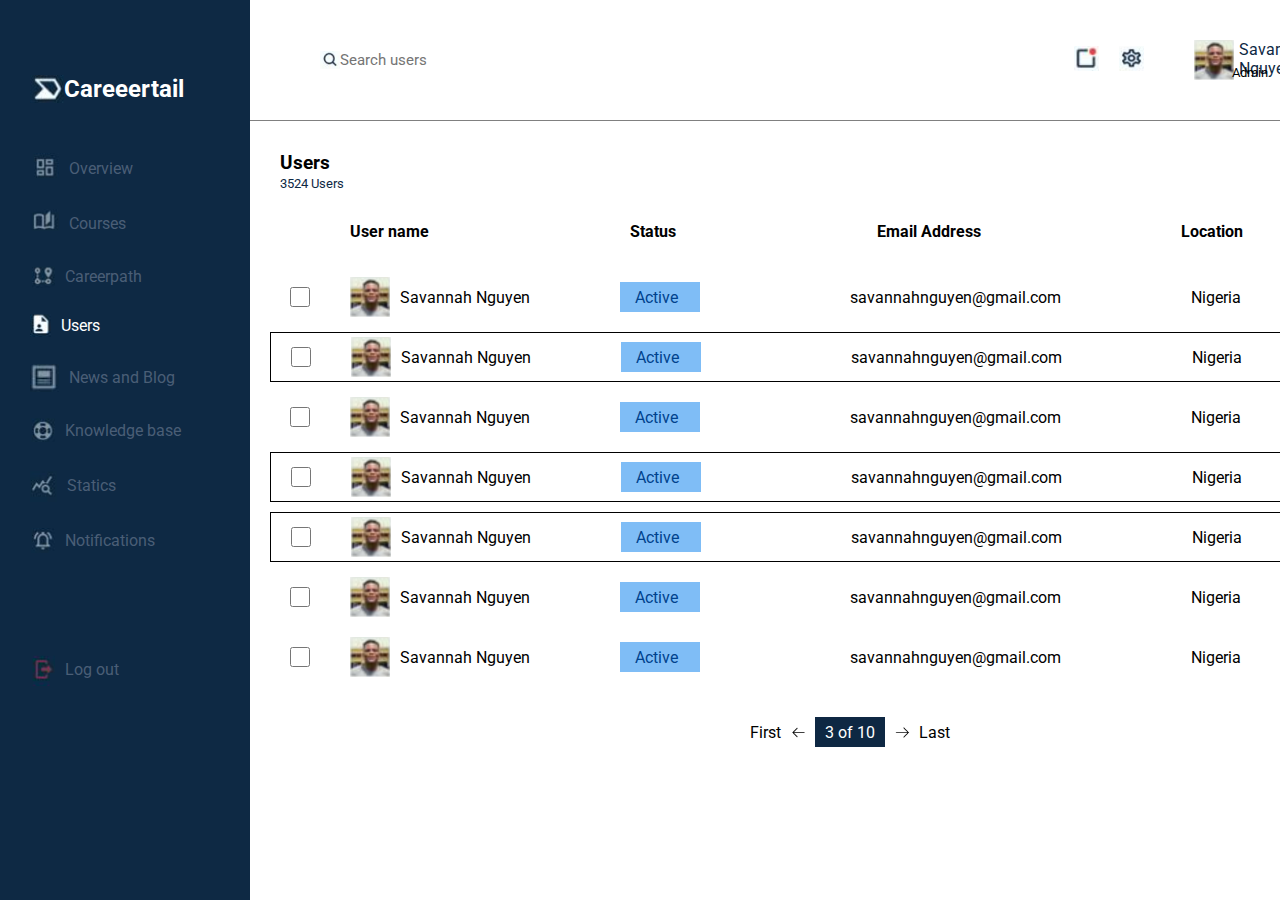
<file: Home work Verstka/Verstka 1/index.html>
<!DOCTYPE html>
<html lang="en">

<head>
    <meta charset="UTF-8">
    <meta http-equiv="X-UA-Compatible" content="IE=edge">
    <meta name="viewport" content="width=device-width, initial-scale=1.0">
    <title>Document</title>
    <link rel="stylesheet" href="./style.css">
</head>

<body>
    <!------------------------------       LEFT CHAPTER        !------------------------------>

    <div class="left_container">
        <div class="left_content">
            <h2><img src="./icons/Безымянный.jpg">Careeertail</h2>
            <div class="content">
                <a href="#"><img src="./icons/squre.png">Overview</a>
                <a href="#"><img src="./icons/book.png">Courses</a>
                <a href="#"><img src="./icons/map.png">Careerpath</a>
                <a href="#" style="color: white;"><img src="./icons/user.png">Users</a>
                <a href="#"><img src="./icons/news.png">News and Blog</a>
                <a href="#"><img src="./icons/base.png">Knowledge base</a>
                <a href="#"><img src="./icons/stats.png">Statics</a>
                <a href="#"><img src="./icons/not.png">Notifications</a>
            </div>
            <a class="log_out" href="#" style="color: #4A5E76;"><img src="./icons/log out.png">Log out</a>
        </div>
    </div>
    <!------------------------------       LEFT CHAPTER END       !------------------------------>

    <!------------------------------       HEADER CHAPTER        !------------------------------>

    <header>
        <input class="inp" placeholder="Search users" type="text">
        <a href="#"><img class="img" src="./icons/Massage.png" alt=""></a>
        <a href="#"><img class="img" src="./icons/settings.png" alt=""></a>
        <div class="user">
            <img class="people" src="./icons/people.png" alt=""><span class="name">Savannah Nguyen</span> <span class="status">Admin</span>

        </div>
    </header>
    
    <div class="line"></div>
    <!------------------------------       HEADER CHAPTER END       !------------------------------>

    <!------------------------------            MAIN        !------------------------------>

    <main>
        <div class="po">
            <h3>Users</h3>
            <span class="col_vo">3524 Users</span>
        </div>
        <div class="about">
            <h4>User name</h4>
            <h4>Status</h4>
            <h4>Email Address</h4>
            <h4>Location</h4>
            <h4>Action</h4>
        </div>
        <div class="users">
                <div class="user_people">
                    <input class="check" type="checkbox">
                    <div class="user_one">
                        <img class="people" src="./icons/people.png" alt="">
                        <span>Savannah Nguyen</span>
                    </div>
                    <div class="stat">
                        <span>Active</span>
                    </div>
                    <div class="email">
                        <span>savannahnguyen@gmail.com</span>
                    </div>
                    <div class="loc">
                        <span>Nigeria</span>
                    </div>
                    <div class="oth">
                        <img src="./icons/other.png" class="other" alt="">
                    </div>
                </div>
                <div class="user_people polo">
                    <input class="check" type="checkbox">
                    <div class="user_one">
                        <img class="people" src="./icons/people.png" alt="">
                        <span>Savannah Nguyen</span>
                    </div>
                    <div class="stat">
                        <span>Active</span>
                    </div>
                    <div class="email">
                        <span>savannahnguyen@gmail.com</span>
                    </div>
                    <div class="loc">
                        <span>Nigeria</span>
                    </div>
                    <div class="oth">
                        <img src="./icons/other.png" class="other" alt="">
                    </div>
                </div>
                <div class="user_people">
                    <input class="check" type="checkbox">
                    <div class="user_one">
                        <img class="people" src="./icons/people.png" alt="">
                        <span>Savannah Nguyen</span>
                    </div>
                    <div class="stat">
                        <span>Active</span>
                    </div>
                    <div class="email">
                        <span>savannahnguyen@gmail.com</span>
                    </div>
                    <div class="loc">
                        <span>Nigeria</span>
                    </div>
                    <div class="oth">
                        <img src="./icons/other.png" class="other" alt="">
                    </div>
                </div>
                <div class="user_people polo">
                    <input class="check" type="checkbox">
                    <div class="user_one">
                        <img class="people" src="./icons/people.png" alt="">
                        <span>Savannah Nguyen</span>
                    </div>
                    <div class="stat">
                        <span>Active</span>
                    </div>
                    <div class="email">
                        <span>savannahnguyen@gmail.com</span>
                    </div>
                    <div class="loc">
                        <span>Nigeria</span>
                    </div>
                    <div class="oth">
                        <img src="./icons/other.png" class="other" alt="">
                    </div>
                </div>
                <div class="user_people polo">
                    <input class="check" type="checkbox">
                    <div class="user_one">
                        <img class="people" src="./icons/people.png" alt="">
                        <span>Savannah Nguyen</span>
                    </div>
                    <div class="stat">
                        <span>Active</span>
                    </div>
                    <div class="email">
                        <span>savannahnguyen@gmail.com</span>
                    </div>
                    <div class="loc">
                        <span>Nigeria</span>
                    </div>
                    <div class="oth">
                        <img src="./icons/other.png" class="other" alt="">
                    </div>
                </div>
                <div class="user_people">
                    <input class="check" type="checkbox">
                    <div class="user_one">
                        <img class="people" src="./icons/people.png" alt="">
                        <span>Savannah Nguyen</span>
                    </div>
                    <div class="stat">
                        <span>Active</span>
                    </div>
                    <div class="email">
                        <span>savannahnguyen@gmail.com</span>
                    </div>
                    <div class="loc">
                        <span>Nigeria</span>
                    </div>
                    <div class="oth">
                        <img src="./icons/other.png" class="other" alt="">
                    </div>
                </div>
                <div class="user_people">
                    <input class="check" type="checkbox">
                    <div class="user_one">
                        <img class="people" src="./icons/people.png" alt="">
                        <span>Savannah Nguyen</span>
                    </div>
                    <div class="stat">
                        <span>Active</span>
                    </div>
                    <div class="email">
                        <span>savannahnguyen@gmail.com</span>
                    </div>
                    <div class="loc">
                        <span>Nigeria</span>
                    </div>
                    <div class="oth">
                        <img src="./icons/other.png" class="other" alt="">
                    </div>
                </div>
                <div class="next">
                    <span>First</span>
                    <img class="icon" src="./icons/lef.png" alt="">
                        <div class="number">
                            3 of 10
                        </div>
                    <img class="icon" src="./icons/right.png" alt="">
                    <span>Last</span>
                </div>
        </div>
    </main>
</body>

</html>
</file>
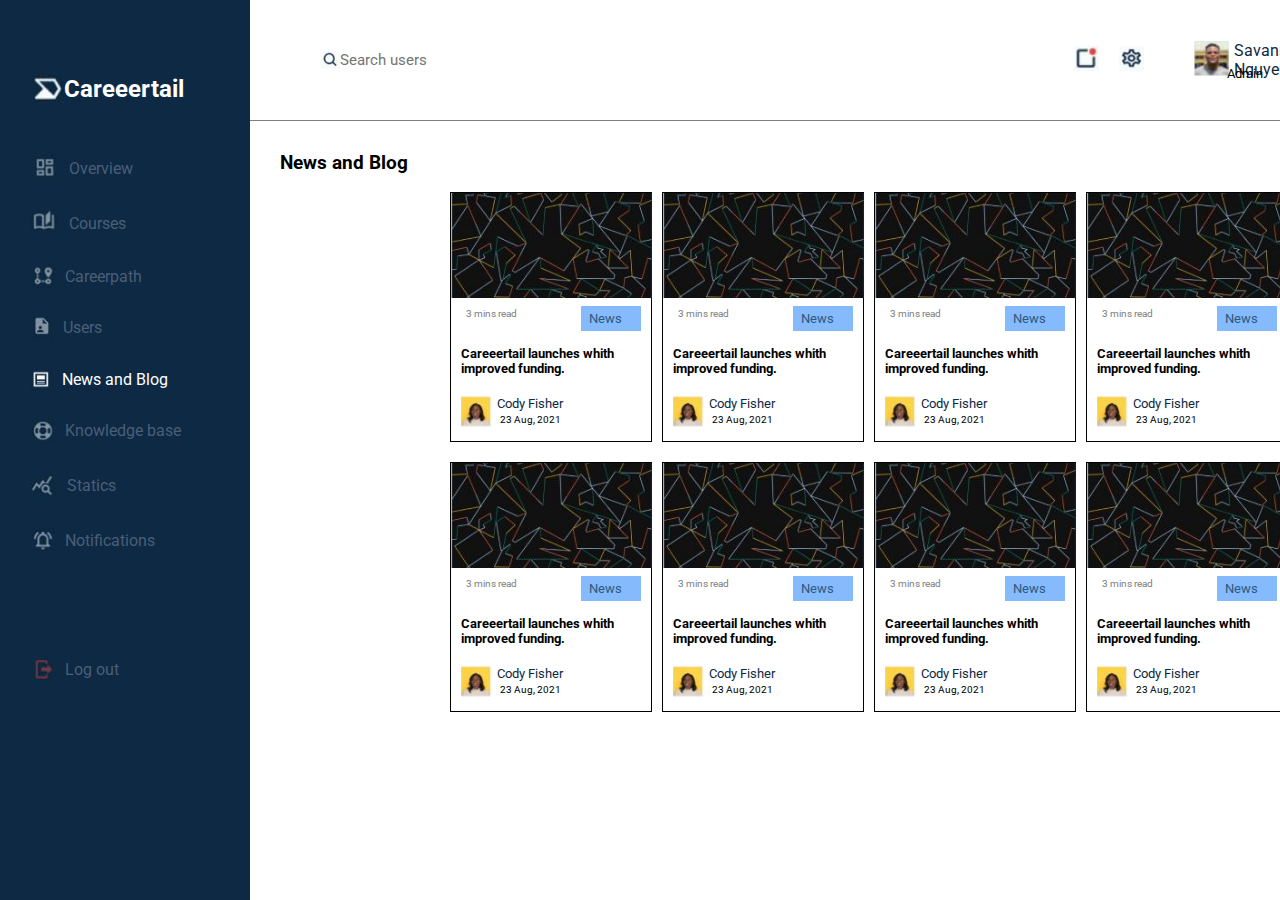
<file: Home work Verstka/Verstka 2/index.html>
<!DOCTYPE html>
<html lang="en">

<head>
    <meta charset="UTF-8">
    <meta http-equiv="X-UA-Compatible" content="IE=edge">
    <meta name="viewport" content="width=device-width, initial-scale=1.0">
    <title>Document</title>
    <link rel="stylesheet" href="./style.css">
</head>

<body>
    <!------------------------------       LEFT CHAPTER        !------------------------------>

    <div class="left_container">
        <div class="left_content">
            <h2><img src="./icons/Безымянный.jpg">Careeertail</h2>
            <div class="content">
                <a href="#"><img src="./icons/squre.png">Overview</a>
                <a href="#"><img src="./icons/book.png">Courses</a>
                <a href="#"><img src="./icons/map.png">Careerpath</a>
                <a href="#"><img src="./icons/user.png">Users</a>
                <a href="#"  style="color: white;"><img src="./icons/news.png">News and Blog</a>
                <a href="#"><img src="./icons/base.png">Knowledge base</a>
                <a href="#"><img src="./icons/stats.png">Statics</a>
                <a href="#"><img src="./icons/not.png">Notifications</a>
            </div>
            <a class="log_out" href="#" style="color: #4A5E76;"><img src="./icons/log out.png">Log out</a>
        </div>
    </div>
    <!------------------------------       LEFT CHAPTER END       !------------------------------>

    <!------------------------------       HEADER CHAPTER        !------------------------------>

    <header>
        <input class="inp" placeholder="Search users" type="text">
        <a href="#"><img class="img" src="./icons/Massage.png" alt=""></a>
        <a href="#"><img class="img" src="./icons/settings.png" alt=""></a>
        <div class="user">
            <img class="people" src="./icons/people.png" alt=""><span class="name">Savannah Nguyen</span> <span class="status">Admin</span>

        </div>
    </header>
    
    <div class="line"></div>
    <!------------------------------       HEADER CHAPTER END       !------------------------------>


    <main>
        <div class="po">
            <h3>News and Blog</h3>
        </div>
        <button>
            Add new post
        </button>
        <div class="grids">
            <div class="block">
                <img src="./icons/fon.png" alt="">
                <span style="color: grey; font-size: 10px; margin-left: 15px;">3 mins read</span>
                <div class="news_bl">
                    <span>News</span>
                </div>
                <h3 style="font-size: 13px; margin-left: 10px;">Careeertail launches whith improved funding.</h3>
                <div class="use">
                    <img class="peopl" src="./icons/ava.png" alt=""><span class="nam">Cody Fisher</span> <span class="statu">23 Aug, 2021</span>
        
                </div>
            </div>
            <div class="block">
                <img src="./icons/fon.png" alt="">
                <span style="color: grey; font-size: 10px; margin-left: 15px;">3 mins read</span>
                <div class="news_bl">
                    <span>News</span>
                </div>
                <h3 style="font-size: 13px; margin-left: 10px;">Careeertail launches whith improved funding.</h3>
                <div class="use">
                    <img class="peopl" src="./icons/ava.png" alt=""><span class="nam">Cody Fisher</span> <span class="statu">23 Aug, 2021</span>
        
                </div>
            </div>
            <div class="block">
                <img src="./icons/fon.png" alt="">
                <span style="color: grey; font-size: 10px; margin-left: 15px;">3 mins read</span>
                <div class="news_bl">
                    <span>News</span>
                </div>
                <h3 style="font-size: 13px; margin-left: 10px;">Careeertail launches whith improved funding.</h3>
                <div class="use">
                    <img class="peopl" src="./icons/ava.png" alt=""><span class="nam">Cody Fisher</span> <span class="statu">23 Aug, 2021</span>
        
                </div>
            </div>
            <div class="block">
                <img src="./icons/fon.png" alt="">
                <span style="color: grey; font-size: 10px; margin-left: 15px;">3 mins read</span>
                <div class="news_bl">
                    <span>News</span>
                </div>
                <h3 style="font-size: 13px; margin-left: 10px;">Careeertail launches whith improved funding.</h3>
                <div class="use">
                    <img class="peopl" src="./icons/ava.png" alt=""><span class="nam">Cody Fisher</span> <span class="statu">23 Aug, 2021</span>
        
                </div>
            </div>
            <div class="block">
                <img src="./icons/fon.png" alt="">
                <span style="color: grey; font-size: 10px; margin-left: 15px;">3 mins read</span>
                <div class="news_bl">
                    <span>News</span>
                </div>
                <h3 style="font-size: 13px; margin-left: 10px;">Careeertail launches whith improved funding.</h3>
                <div class="use">
                    <img class="peopl" src="./icons/ava.png" alt=""><span class="nam">Cody Fisher</span> <span class="statu">23 Aug, 2021</span>
        
                </div>
            </div>
            <div class="block">
                <img src="./icons/fon.png" alt="">
                <span style="color: grey; font-size: 10px; margin-left: 15px;">3 mins read</span>
                <div class="news_bl">
                    <span>News</span>
                </div>
                <h3 style="font-size: 13px; margin-left: 10px;">Careeertail launches whith improved funding.</h3>
                <div class="use">
                    <img class="peopl" src="./icons/ava.png" alt=""><span class="nam">Cody Fisher</span> <span class="statu">23 Aug, 2021</span>
        
                </div>
            </div>
            <div class="block">
                <img src="./icons/fon.png" alt="">
                <span style="color: grey; font-size: 10px; margin-left: 15px;">3 mins read</span>
                <div class="news_bl">
                    <span>News</span>
                </div>
                <h3 style="font-size: 13px; margin-left: 10px;">Careeertail launches whith improved funding.</h3>
                <div class="use">
                    <img class="peopl" src="./icons/ava.png" alt=""><span class="nam">Cody Fisher</span> <span class="statu">23 Aug, 2021</span>
        
                </div>
            </div>
            <div class="block">
                <img src="./icons/fon.png" alt="">
                <span style="color: grey; font-size: 10px; margin-left: 15px;">3 mins read</span>
                <div class="news_bl">
                    <span>News</span>
                </div>
                <h3 style="font-size: 13px; margin-left: 10px;">Careeertail launches whith improved funding.</h3>
                <div class="use">
                    <img class="peopl" src="./icons/ava.png" alt=""><span class="nam">Cody Fisher</span> <span class="statu">23 Aug, 2021</span>
        
                </div>
            </div>
        </div>
    </main>
    
</body>

</html>
</file>
<file: Home work Verstka/Verstka 1/style.css>
@import url('https://fonts.googleapis.com/css2?family=Roboto:wght@300&display=swap');
*{
    margin: 0;
    padding: 0;
    box-sizing: border-box;
    font-family: 'Roboto', sans-serif;
}

body{
    display: flex;  
}
a{
    text-decoration: none;
}
.content a{
    color: #4A5E76;
    width: 200px;
    display: flex;
    align-items: center;
    gap: 10px;
}
.left_container{
    width: 250px;
    height: 100vh;
    background-color: #0E2944;
    display: flex;
    align-items: center;
}
h2{
    color: white;
    display: flex;
}
.left_content{
    width: 300px;
    height: 750px;
    margin-left: 30px;
}
.content{
    width: 200px;
    height: 400px;
    margin-top: 50px;
    display: flex;
    flex-direction: column;
    justify-content: space-between;
}
.log_out{
    color: #4A5E76;
    width: 200px;
    display: flex;
    align-items: center;
    gap: 10px;
    margin-top: 100px;
}




header{
    width: 100%;
    height: 120px;
    display: flex;
    align-items: center;
}
.img{
    width: 25px;
    height: 25px;
    margin-left: 20px;
}
.inp::placeholder{
    background-image: url(./icons/search.png);
    background-repeat: no-repeat;
    background-size: 20px;
    padding-left: 20px;
    font-size: 15px;
}
.inp{
    height: 80px;
    width: 800px;
    margin-left: 50px;
    display: flex;
    align-items: center;
    padding: 0 20px;
    outline: none;
    border: none;
}
.people{
    width: 40px;
    height: 40px;
}
.name{
    position: relative;
    color: #0E2944;
    left: 5px;
}
.status{
    position: relative;
    right: 120px;
    font-size: 13px;
    top: 25px;
}
.user{
    margin-left: 50px;
    display: flex;
}
.line{
    height: 0.5px;
    width: 1350px;
    background-color: grey;
    position: absolute;
    top: 120px;
    left: 250px;
}


main{
    width: 1333px;
    height: 667px;
    position: absolute;
    top: 122px;
    left: 250px;

}
.po{
    width: 90px;
    height: 40px;
    margin-left: 30px;
    margin-top: 30px;
    display: flex;
    flex-wrap: wrap;
}
.col_vo{
    font-size: 13px;
}
.po span{
    color: #0E2944;
}
.about{
    width: 1140px;
    height: 40px;
    margin-left: 100px;
    display: flex;
    justify-content: space-between;
    margin-top: 30px;
}
.user_people{
    width: 1280px;
    height: 50px;
    margin-left: 20px;
    margin-top: 10px;
    display: flex;
    align-items: center;
}
.check{
    border: solid grey 1px;
    width: 20px;
    height: 20px;
    margin-left: 20px;
}
.user_one{
    display: flex;
    align-items: center;
    gap: 10px;
    margin-left: 40px;
}
.stat{
    background-color: #7FBDF6;
    color: rgb(0, 66, 141);
    width: 80px;
    height: 30px;
    margin-left: 90px;
    display: flex;
    align-items: center;
}
.stat span{
    margin-left: 15px;
}
.email{
    margin-left: 150px;
}
.loc{
    margin-left: 130px;
}
.other{
    width: 30px;
    height: 30px;
}
.oth{
    margin-left: 220px;
}
.next{
    width: 200px;
    height: 60px;
    display: flex;
    justify-content: space-between  ;
    align-items: center;
    margin-left: 500px;
    margin-top: 20px;
}
.number{
    background-color: #0E2843;
    color: white;
    width: 70px;
    height: 30px;
    display: flex;
    align-items: center;
    padding-left: 10px;
}
.icon{
    width: 15px;
    height: 15px;
}
.polo{
    border: solid 1px black;
}
</file>
<file: Home work Verstka/Verstka 2/style.css>
@import url('https://fonts.googleapis.com/css2?family=Roboto:wght@300&display=swap');
*{
    margin: 0;
    padding: 0;
    box-sizing: border-box;
    font-family: 'Roboto', sans-serif;
}

body{
    display: flex;  
}
a{
    text-decoration: none;
}
.content a{
    color: #4A5E76;
    width: 200px;
    display: flex;
    align-items: center;
    gap: 10px;
}
.left_container{
    width: 250px;
    height: 100vh;
    background-color: #0E2944;
    display: flex;
    align-items: center;
}
h2{
    color: white;
    display: flex;
}
.left_content{
    width: 300px;
    height: 750px;
    margin-left: 30px;
}
.content{
    width: 200px;
    height: 400px;
    margin-top: 50px;
    display: flex;
    flex-direction: column;
    justify-content: space-between;
}
.log_out{
    color: #4A5E76;
    width: 200px;
    display: flex;
    align-items: center;
    gap: 10px;
    margin-top: 100px;
}




header{
    width: 100%;
    height: 120px;
    display: flex;
    align-items: center;
}
.img{
    width: 25px;
    height: 25px;
    margin-left: 20px;
}
.inp::placeholder{
    background-image: url(./icons/search.png);
    background-repeat: no-repeat;
    background-size: 20px;
    padding-left: 20px;
    font-size: 15px;
}
.inp{
    height: 80px;
    width: 800px;
    margin-left: 50px;
    display: flex;
    align-items: center;
    padding: 0 20px;
    outline: none;
    border: none;
}
.people{
    width: 35px;
    height: 35px;
}
.name{
    position: relative;
    color: #0E2944;
    left: 5px;
}
.status{
    position: relative;
    right: 120px;
    font-size: 13px;
    top: 25px;
}
.user{
    margin-left: 50px;
    display: flex;
}
.line{
    height: 0.5px;
    width: 1350px;
    background-color: grey;
    position: absolute;
    top: 120px;
    left: 250px;
}
.po{
    width: 130px;
    height: 40px;
    margin-left: 30px;
    margin-top: 30px;
    display: flex;
    flex-wrap: wrap;
}


main{
    width: 1333px;
    height: 667px;
    position: absolute;
    top: 122px;
    left: 250px;
}   
button{
    background-color: #102A44;
    color: white;
    cursor: pointer;
    width: 100px;
    height: 40px;
    border: none;
    position: absolute;
    top: 25px;
    left: 1200px;
}
.grids{
    width: 850px;
    height: 530px;
    display: flex;
    gap: 10px;
    flex-wrap: wrap;
    margin-left: 200px;
}
.block{
    height: 250px;
    width: 202px;
    border: solid 0.5px black;
}
.news_bl{
    background-color: #85BBFD;
    width: 60px;
    height: 25px;
    color: #2C587E;
    display: flex;
    align-items: center;
    padding-left: 8px;
    position: relative;
    left: 130px;
    font-size: 13px;
    bottom: 15px;
}
.nam{
    position: relative;
    color: #0E2944;
    left: 5px;
    font-size: 13px;
}
.statu{
    position: relative;
    font-size: 10px;
    top: 18px;
    right: 58px;
}
.use{
    margin-left: 10px;
    display: flex;
    margin-top: 20px;
}
</file>
